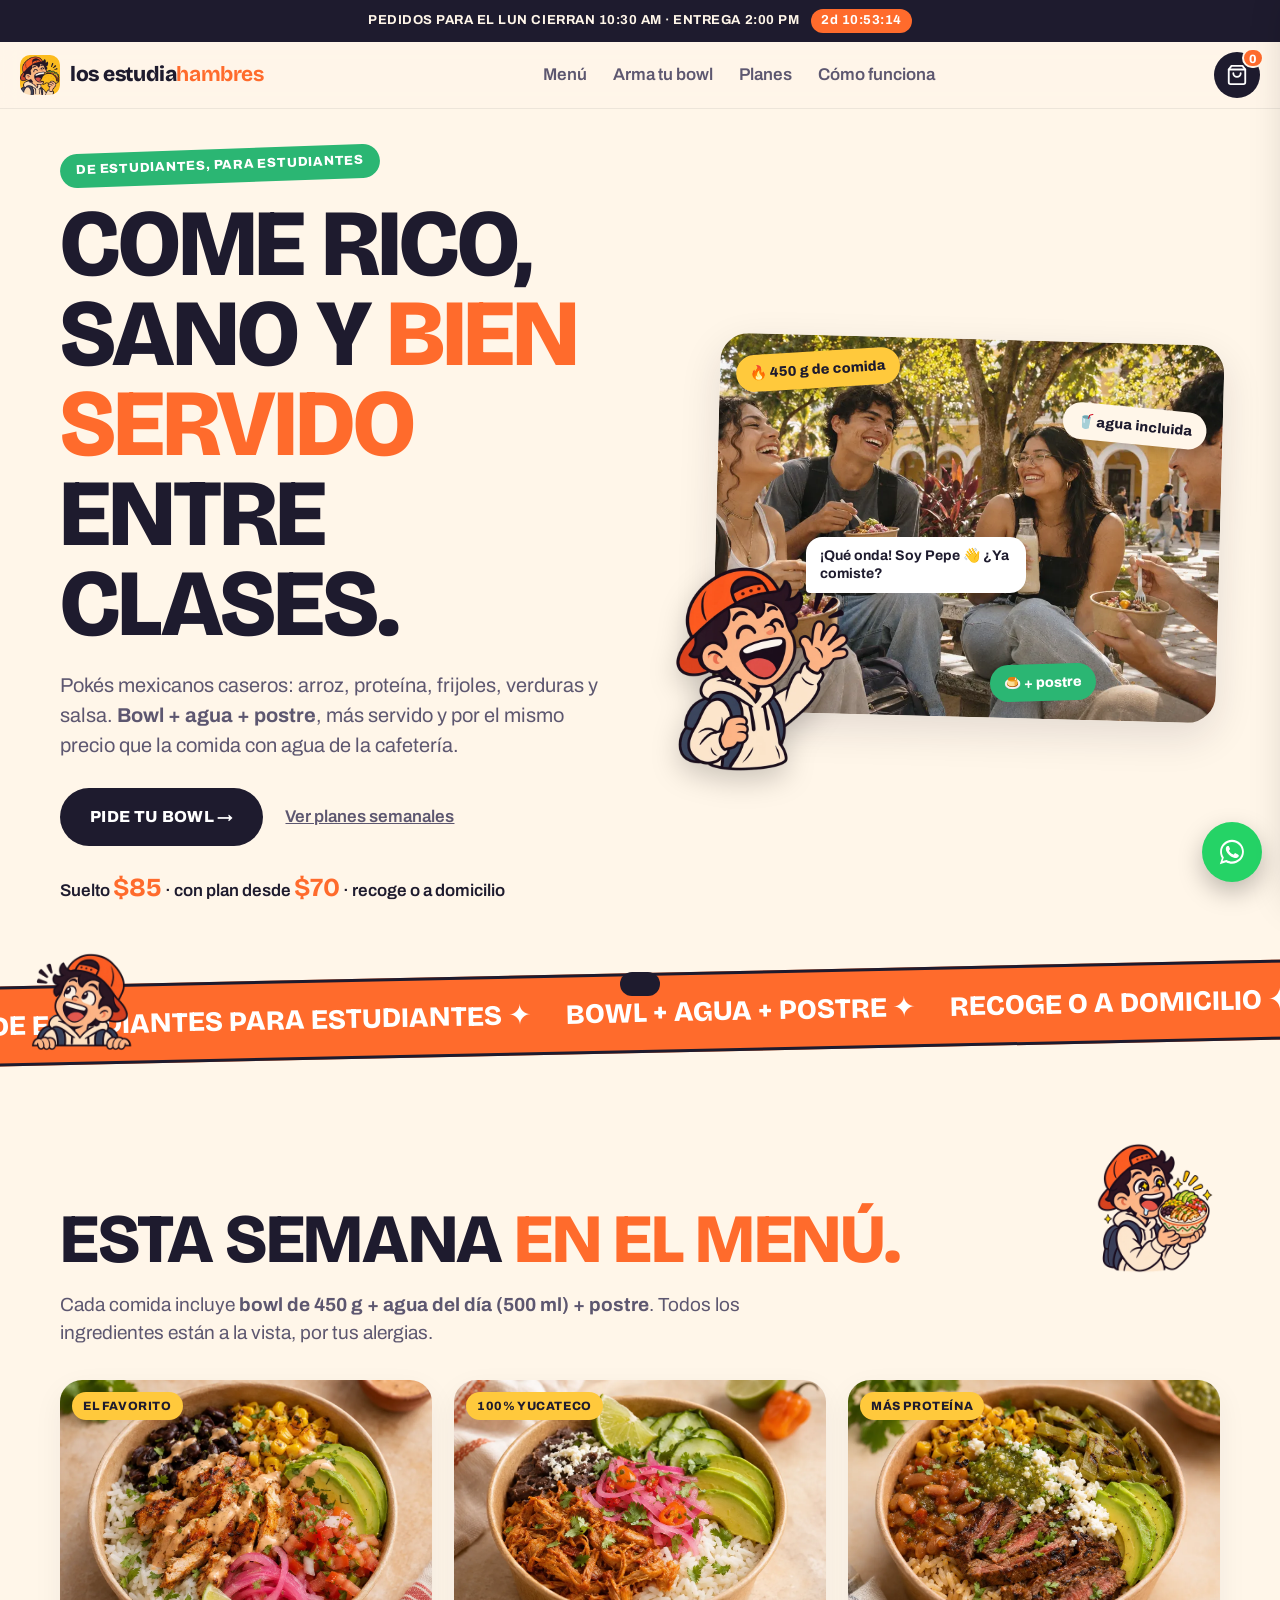
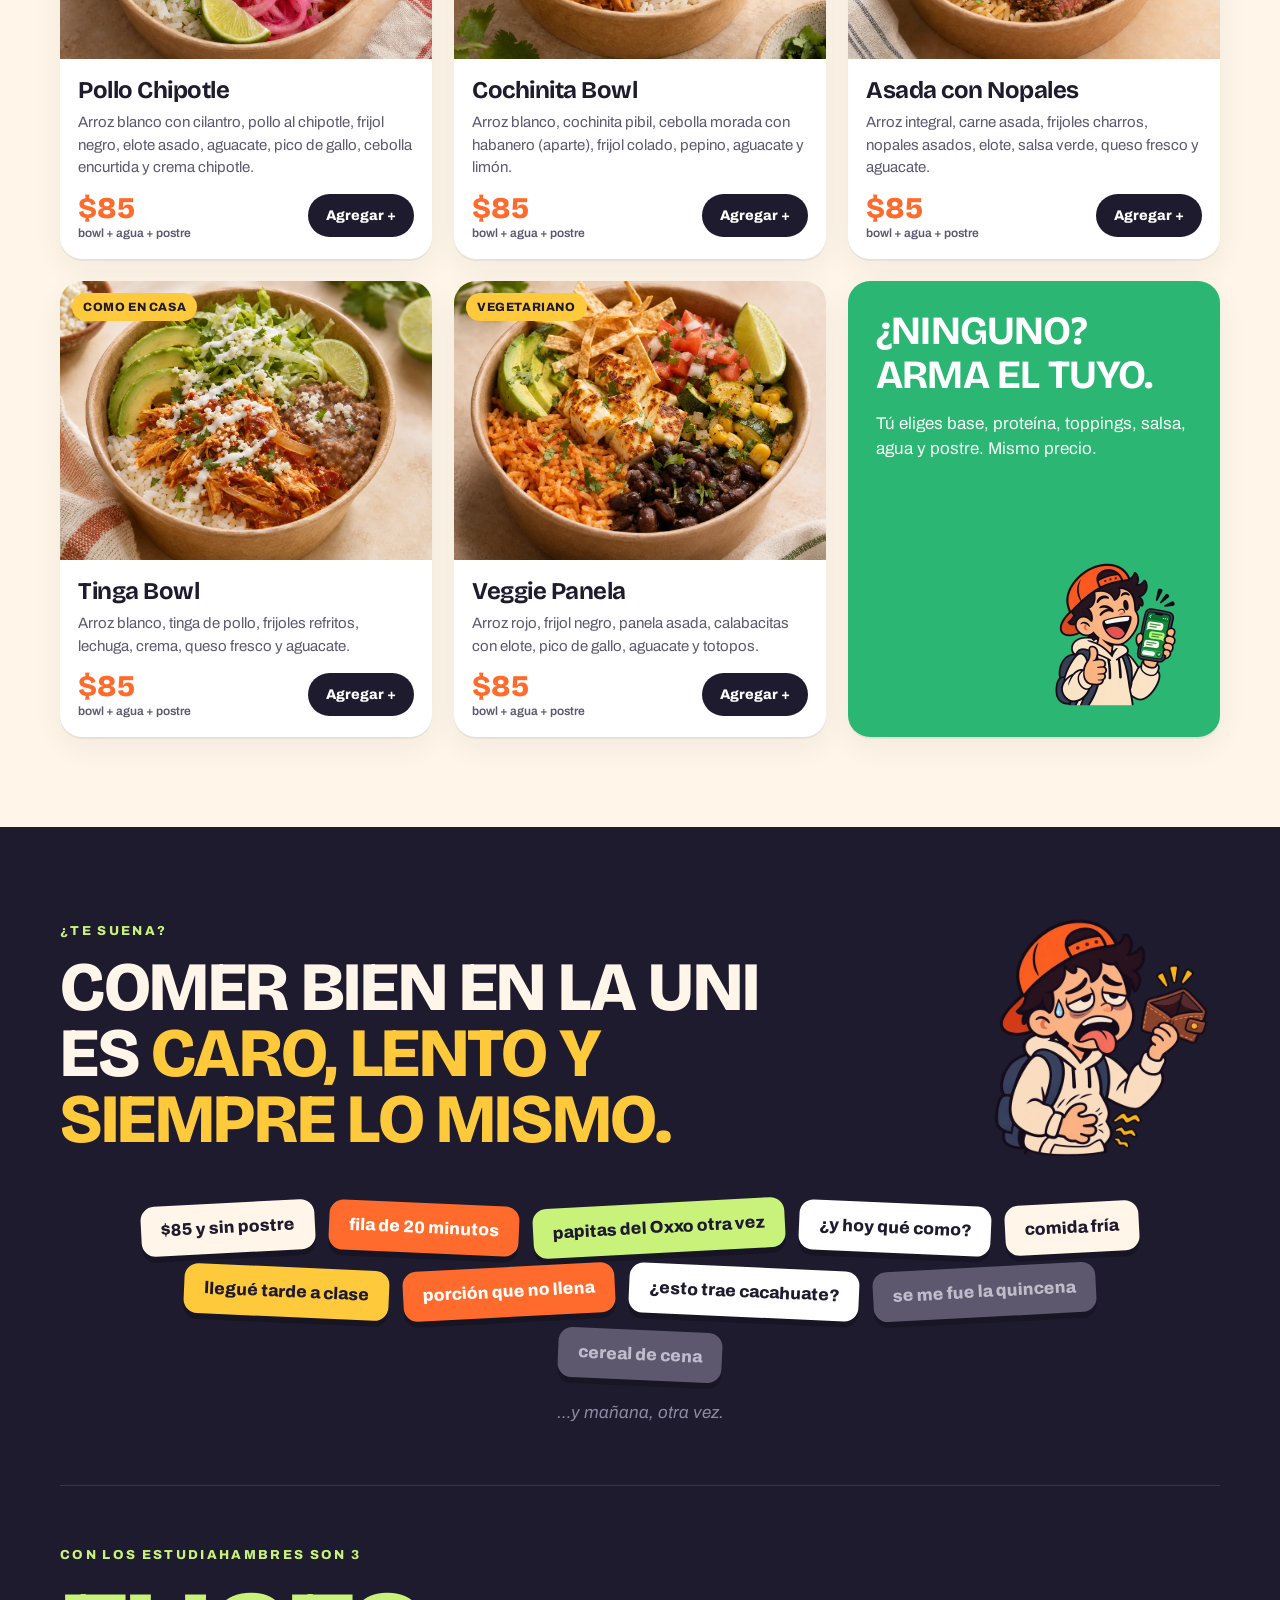
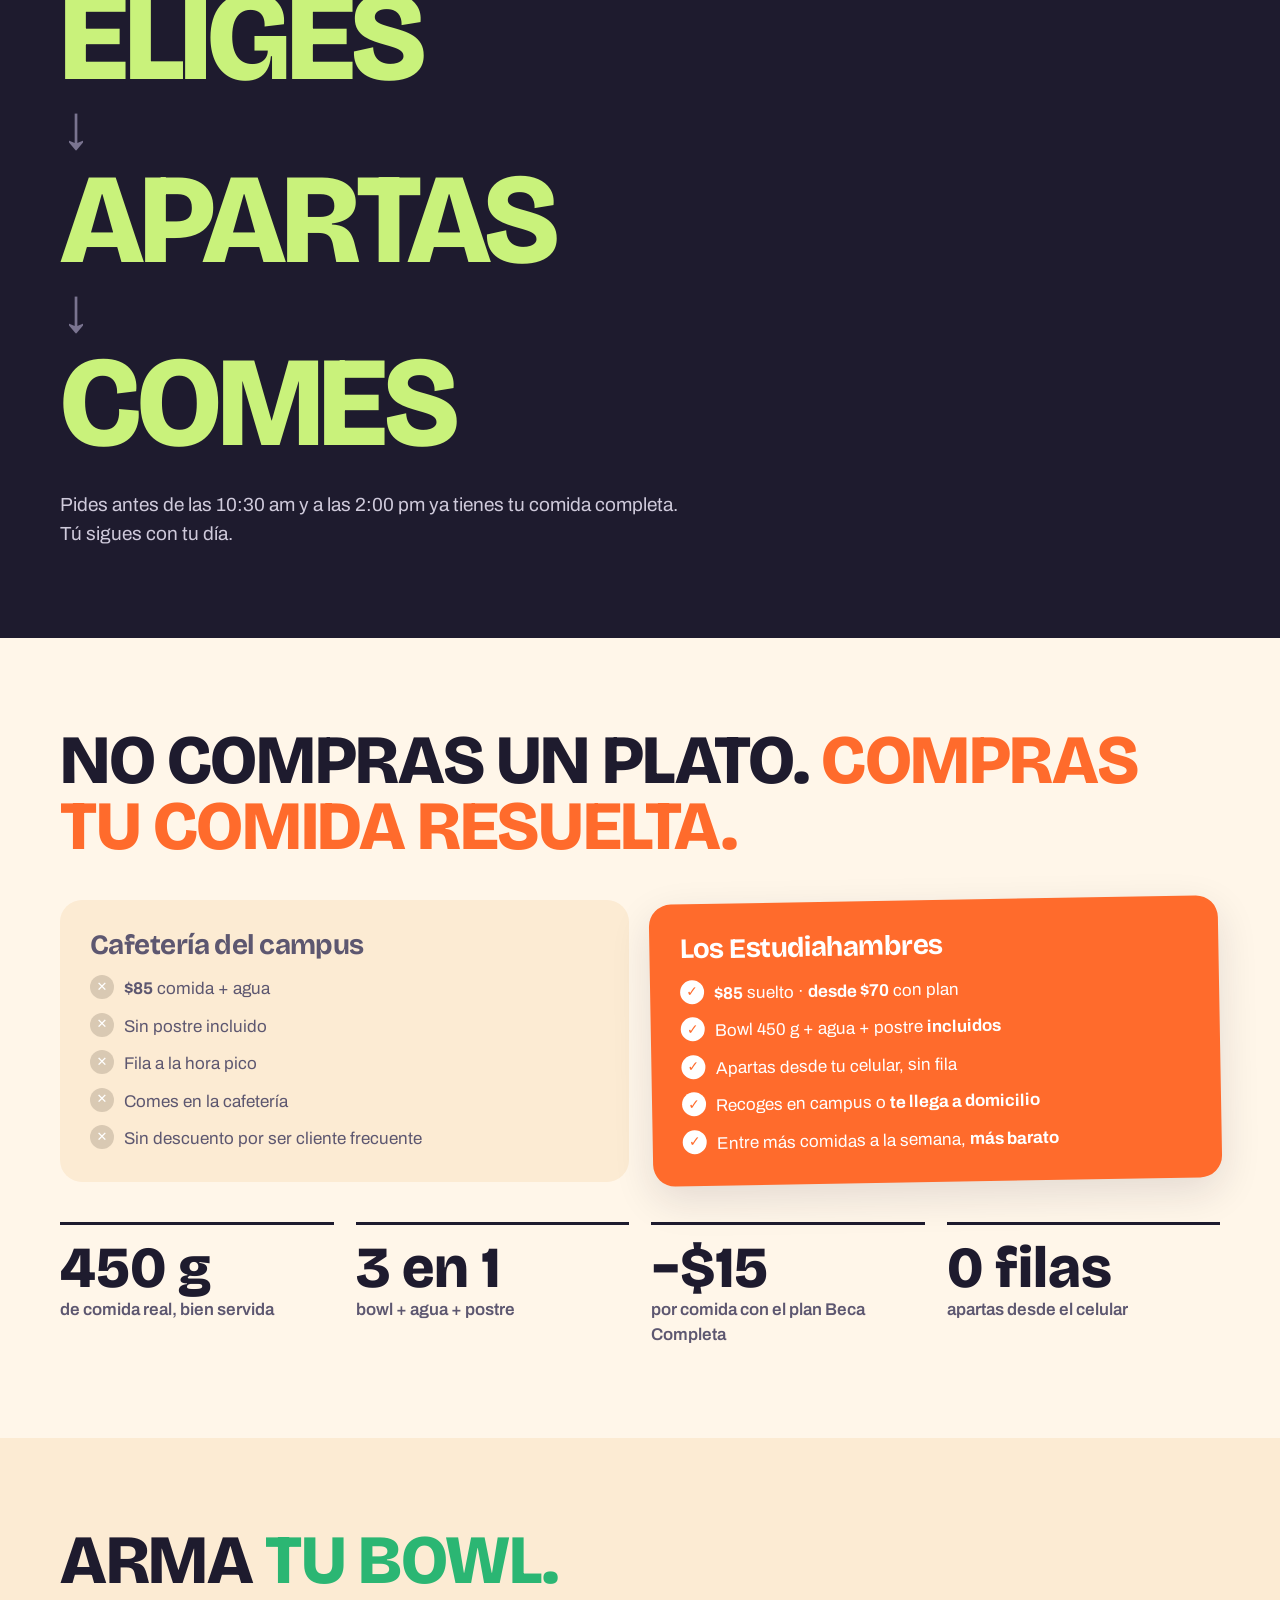
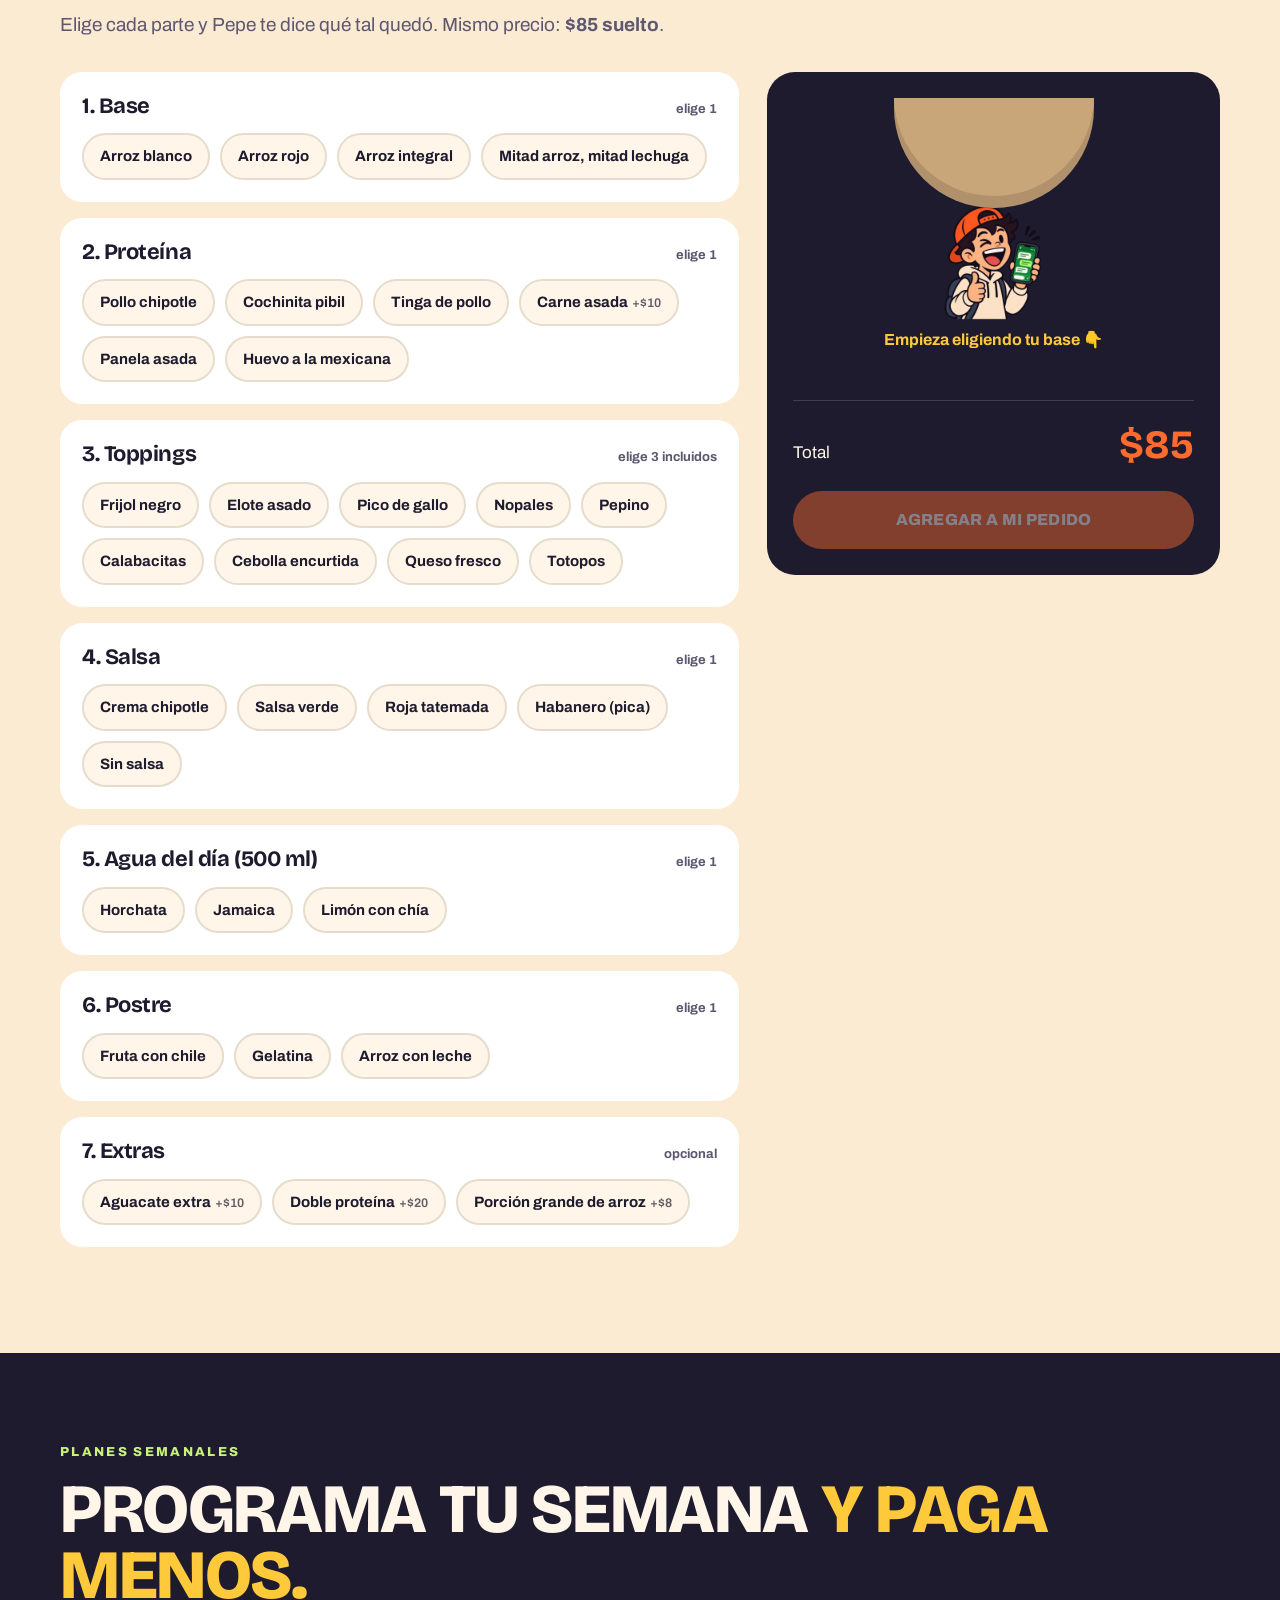
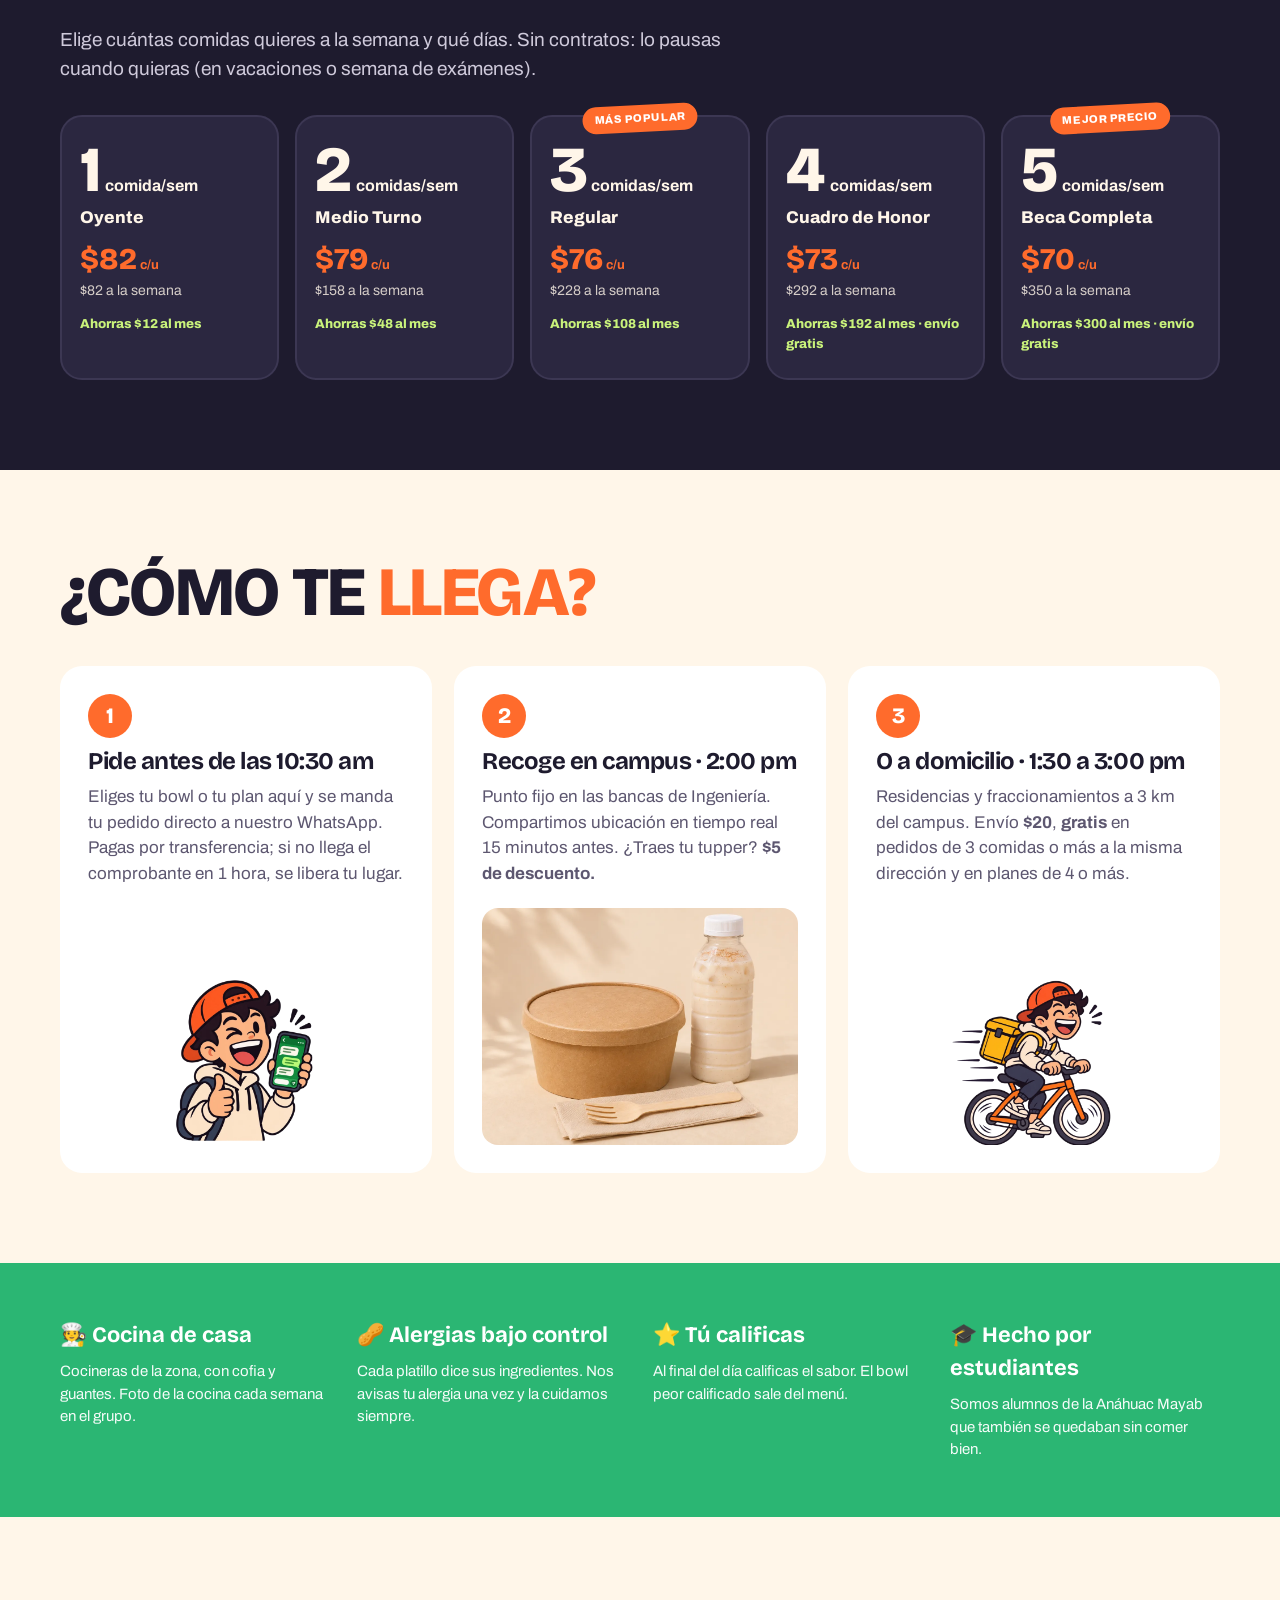
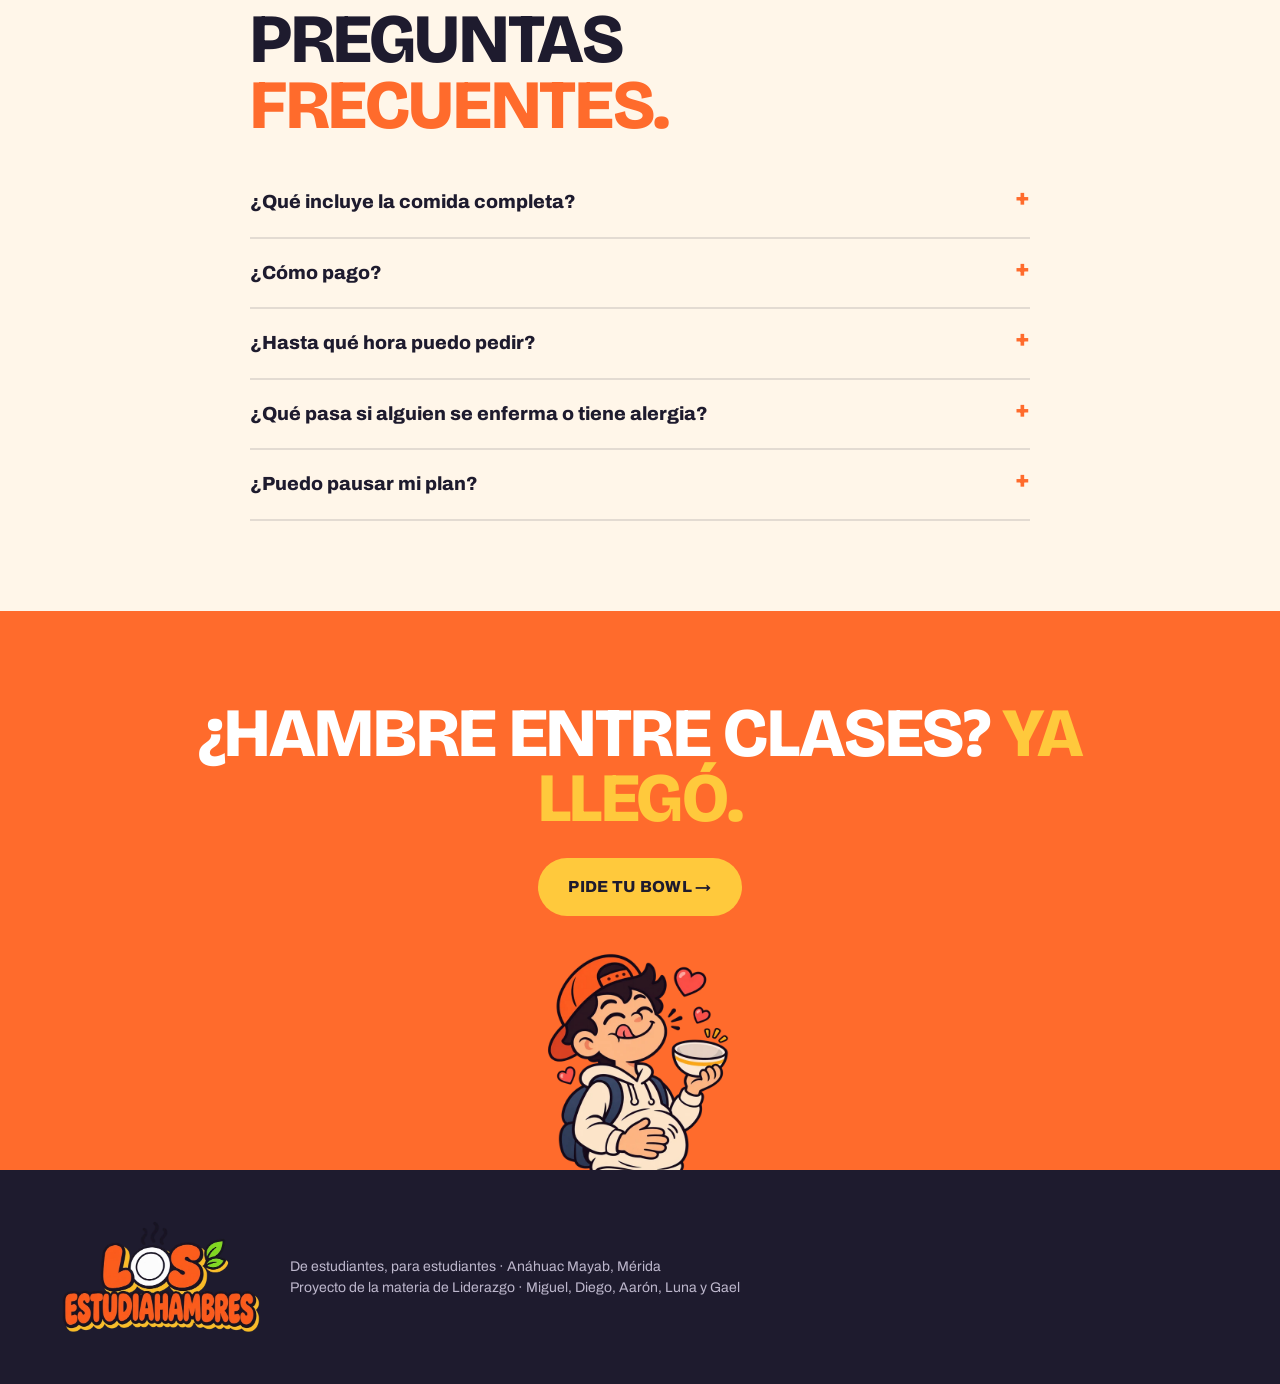
<file: site/index.html>
<!doctype html>
<html lang="es">
<head>
<meta charset="utf-8">
<meta name="viewport" content="width=device-width, initial-scale=1">
<title>Los Estudiahambres · Pokés mexicanos de estudiantes para estudiantes</title>
<meta name="description" content="Comida completa, casera y bien servida para estudiantes de la Anáhuac Mayab. Bowl + agua + postre desde $70. Recoge en campus o pide a domicilio.">
<meta name="theme-color" content="#FF6B2C">
<link rel="icon" href="img/favicon.png">
<meta property="og:title" content="Los Estudiahambres">
<meta property="og:description" content="Pokés mexicanos caseros, de estudiantes para estudiantes. Comida completa desde $70.">
<meta property="og:image" content="img/pepe-icono.webp">
<link rel="preconnect" href="https://fonts.googleapis.com">
<link rel="preconnect" href="https://fonts.gstatic.com" crossorigin>
<link href="https://fonts.googleapis.com/css2?family=Archivo:wght@400;500;600;700;800&family=Bricolage+Grotesque:opsz,wght@12..96,700;12..96,800&display=swap" rel="stylesheet">
<link rel="stylesheet" href="styles.css">
</head>
<body>

<!-- Barra de cierre -->
<div class="topbar">
  <span id="topbar-text">PEDIDOS CIERRAN 10:30 AM · ENTREGA 2:00 PM</span>
  <span class="topbar-count" id="countdown">--:--:--</span>
</div>

<header class="nav">
  <a href="#inicio" class="nav-logo" aria-label="Los Estudiahambres, inicio">
    <img src="img/pepe-icono.webp" alt="" width="40" height="40">
    <span>los estudia<b>hambres</b></span>
  </a>
  <nav class="nav-links" aria-label="Secciones">
    <a href="#menu">Menú</a>
    <a href="#arma">Arma tu bowl</a>
    <a href="#planes">Planes</a>
    <a href="#como">Cómo funciona</a>
  </nav>
  <button class="cart-btn" id="open-cart" aria-label="Ver mi pedido">
    <svg viewBox="0 0 24 24" width="22" height="22" fill="none" stroke="currentColor" stroke-width="2" stroke-linecap="round" stroke-linejoin="round"><path d="M6 2 3 6v14a2 2 0 0 0 2 2h14a2 2 0 0 0 2-2V6l-3-4z"/><path d="M3 6h18"/><path d="M16 10a4 4 0 0 1-8 0"/></svg>
    <span class="cart-count" id="cart-count">0</span>
  </button>
</header>

<main>
<!-- HERO -->
<section class="hero" id="inicio">
  <div class="wrap hero-grid">
    <div class="hero-copy">
      <span class="pill pill-green">De estudiantes, para estudiantes</span>
      <h1>COME RICO, SANO Y <span class="hl-orange">BIEN SERVIDO</span> ENTRE CLASES.</h1>
      <p class="lead">Pokés mexicanos caseros: arroz, proteína, frijoles, verduras y salsa. <b>Bowl + agua + postre</b>, más servido y por el mismo precio que la comida con agua de la cafetería.</p>
      <div class="hero-ctas">
        <a href="#menu" class="btn btn-dark">PIDE TU BOWL →</a>
        <a href="#planes" class="link-under">Ver planes semanales</a>
      </div>
      <p class="hero-price">Suelto <b class="price-big">$85</b> · con plan desde <b class="price-big">$70</b> · recoge o a domicilio</p>
    </div>
    <div class="hero-art">
      <div class="hero-photo">
        <img src="img/campus.webp" alt="Estudiantes comiendo bowls en las bancas del campus" width="1200" height="672">
        <span class="sticker s1">🔥 450 g de comida</span>
        <span class="sticker s2">🥤 agua incluida</span>
        <span class="sticker s3">🍮 + postre</span>
      </div>
      <button class="pepe pepe-hero" id="pepe-hero" aria-label="Pepe, la mascota. Tócalo">
        <img src="img/pepe-hola.webp" alt="Pepe saludando" width="600" height="600">
        <span class="bubble" id="bubble-hero">¡Qué onda! Soy Pepe 👋 ¿Ya comiste?</span>
      </button>
    </div>
  </div>
</section>

<!-- Marquesina -->
<div class="marquee" aria-hidden="true">
  <div class="marquee-track">
    <span>DE ESTUDIANTES PARA ESTUDIANTES ✦</span><span>BOWL + AGUA + POSTRE ✦</span><span>RECOGE O A DOMICILIO ✦</span><span>HECHO EN CASA ✦</span><span>SIN FILAS ✦</span>
    <span>DE ESTUDIANTES PARA ESTUDIANTES ✦</span><span>BOWL + AGUA + POSTRE ✦</span><span>RECOGE O A DOMICILIO ✦</span><span>HECHO EN CASA ✦</span><span>SIN FILAS ✦</span>
  </div>
</div>

<!-- MENU -->
<section class="section" id="menu">
  <div class="wrap">
    <div class="section-head">
      <h2>ESTA SEMANA <span class="hl-orange">EN EL MENÚ.</span></h2>
      <img class="pepe-mini" src="img/pepe-bowl.webp" alt="Pepe con un bowl" width="140" height="140">
    </div>
    <p class="sub">Cada comida incluye <b>bowl de 450 g + agua del día (500 ml) + postre</b>. Todos los ingredientes están a la vista, por tus alergias.</p>
    <div class="menu-grid" id="menu-grid"></div>
  </div>
</section>

<!-- TE SUENA -->
<section class="dark" id="problema">
  <div class="wrap">
    <div class="problem-head">
      <div>
        <p class="eyebrow">¿TE SUENA?</p>
        <h2>COMER BIEN EN LA UNI ES <span class="hl-yellow">CARO, LENTO Y SIEMPRE LO MISMO.</span></h2>
      </div>
      <img class="pepe-sad" src="img/pepe-hambre.webp" alt="Pepe con hambre y la cartera vacía" width="300" height="300">
    </div>
    <div class="chips" id="chips">
      <span class="chip c-cream">$85 y sin postre</span>
      <span class="chip c-orange">fila de 20 minutos</span>
      <span class="chip c-green">papitas del Oxxo otra vez</span>
      <span class="chip c-white">¿y hoy qué como?</span>
      <span class="chip c-cream">comida fría</span>
      <span class="chip c-yellow">llegué tarde a clase</span>
      <span class="chip c-orange">porción que no llena</span>
      <span class="chip c-white">¿esto trae cacahuate?</span>
      <span class="chip c-dim">se me fue la quincena</span>
      <span class="chip c-dim">cereal de cena</span>
    </div>
    <p class="aside">…y mañana, otra vez.</p>

    <hr class="rule">

    <p class="eyebrow">CON LOS ESTUDIAHAMBRES SON 3</p>
    <div class="steps-big">
      <p>ELIGES</p><span>↓</span>
      <p>APARTAS</p><span>↓</span>
      <p>COMES</p>
    </div>
    <p class="aside-2">Pides antes de las 10:30 am y a las 2:00 pm ya tienes tu comida completa. Tú sigues con tu día.</p>
  </div>
</section>

<!-- COMPARATIVA -->
<section class="section" id="compara">
  <div class="wrap">
    <h2>NO COMPRAS UN PLATO. <span class="hl-orange">COMPRAS TU COMIDA RESUELTA.</span></h2>
    <div class="compare">
      <div class="compare-col them">
        <h3>Cafetería del campus</h3>
        <ul>
          <li><b>$85</b> comida + agua</li>
          <li>Sin postre incluido</li>
          <li>Fila a la hora pico</li>
          <li>Comes en la cafetería</li>
          <li>Sin descuento por ser cliente frecuente</li>
        </ul>
      </div>
      <div class="compare-col us">
        <h3>Los Estudiahambres</h3>
        <ul>
          <li><b>$85</b> suelto · <b>desde $70</b> con plan</li>
          <li>Bowl 450 g + agua + postre <b>incluidos</b></li>
          <li>Apartas desde tu celular, sin fila</li>
          <li>Recoges en campus o <b>te llega a domicilio</b></li>
          <li>Entre más comidas a la semana, <b>más barato</b></li>
        </ul>
      </div>
    </div>
    <div class="stats">
      <div><b>450 g</b><span>de comida real, bien servida</span></div>
      <div><b>3 en 1</b><span>bowl + agua + postre</span></div>
      <div><b>−$15</b><span>por comida con el plan Beca Completa</span></div>
      <div><b>0 filas</b><span>apartas desde el celular</span></div>
    </div>
  </div>
</section>

<!-- ARMA TU BOWL -->
<section class="section builder-sec" id="arma">
  <div class="wrap">
    <h2>ARMA <span class="hl-green">TU BOWL.</span></h2>
    <p class="sub">Elige cada parte y Pepe te dice qué tal quedó. Mismo precio: <b>$85 suelto</b>.</p>
    <div class="builder">
      <div class="builder-steps" id="builder-steps"></div>
      <aside class="builder-summary">
        <div class="bowl-viz" id="bowl-viz" aria-hidden="true"></div>
        <img class="pepe-builder" id="pepe-builder" src="img/pepe-cel.webp" alt="Pepe" width="160" height="160">
        <p class="builder-say" id="builder-say">Empieza eligiendo tu base 👇</p>
        <ul class="builder-list" id="builder-list"></ul>
        <div class="builder-total"><span>Total</span><b id="builder-total">$85</b></div>
        <button class="btn btn-orange full" id="builder-add" disabled>AGREGAR A MI PEDIDO</button>
      </aside>
    </div>
  </div>
</section>

<!-- PLANES -->
<section class="dark" id="planes">
  <div class="wrap">
    <p class="eyebrow">PLANES SEMANALES</p>
    <h2>PROGRAMA TU SEMANA <span class="hl-yellow">Y PAGA MENOS.</span></h2>
    <p class="sub light">Elige cuántas comidas quieres a la semana y qué días. Sin contratos: lo pausas cuando quieras (en vacaciones o semana de exámenes).</p>
    <div class="plans" id="plans"></div>
    <div class="plan-config" id="plan-config" hidden>
      <h3 id="plan-config-title">Elige tus días</h3>
      <div class="days" id="days"></div>
      <p class="plan-hint" id="plan-hint"></p>
      <label class="check"><input type="checkbox" id="plan-surprise" checked> Sorpréndeme con el bowl del día (cambia cada día)</label>
      <button class="btn btn-yellow" id="plan-add" disabled>AGREGAR PLAN A MI PEDIDO</button>
    </div>
  </div>
</section>

<!-- COMO FUNCIONA / ENTREGA -->
<section class="section" id="como">
  <div class="wrap">
    <h2>¿CÓMO TE <span class="hl-orange">LLEGA?</span></h2>
    <div class="how">
      <div class="how-card">
        <span class="how-num">1</span>
        <h3>Pide antes de las 10:30 am</h3>
        <p>Eliges tu bowl o tu plan aquí y se manda tu pedido directo a nuestro WhatsApp. Pagas por transferencia; si no llega el comprobante en 1 hora, se libera tu lugar.</p>
        <img src="img/pepe-cel.webp" alt="Pepe con el celular" width="200" height="200" loading="lazy">
      </div>
      <div class="how-card">
        <span class="how-num">2</span>
        <h3>Recoge en campus · 2:00 pm</h3>
        <p>Punto fijo en las bancas de Ingeniería. Compartimos ubicación en tiempo real 15 minutos antes. ¿Traes tu tupper? <b>$5 de descuento.</b></p>
        <img src="img/combo.webp" alt="Combo: bowl, agua de horchata y cubiertos" width="200" height="150" loading="lazy" class="how-photo">
      </div>
      <div class="how-card">
        <span class="how-num">3</span>
        <h3>O a domicilio · 1:30 a 3:00 pm</h3>
        <p>Residencias y fraccionamientos a 3 km del campus. Envío <b>$20</b>, <b>gratis</b> en pedidos de 3 comidas o más a la misma dirección y en planes de 4 o más.</p>
        <img src="img/pepe-bici.webp" alt="Pepe repartiendo en bici" width="200" height="200" loading="lazy">
      </div>
    </div>
  </div>
</section>

<!-- CONFIANZA -->
<section class="trust">
  <div class="wrap trust-grid">
    <div><b>🧑‍🍳 Cocina de casa</b><p>Cocineras de la zona, con cofia y guantes. Foto de la cocina cada semana en el grupo.</p></div>
    <div><b>🥜 Alergias bajo control</b><p>Cada platillo dice sus ingredientes. Nos avisas tu alergia una vez y la cuidamos siempre.</p></div>
    <div><b>⭐ Tú calificas</b><p>Al final del día calificas el sabor. El bowl peor calificado sale del menú.</p></div>
    <div><b>🎓 Hecho por estudiantes</b><p>Somos alumnos de la Anáhuac Mayab que también se quedaban sin comer bien.</p></div>
  </div>
</section>

<!-- FAQ -->
<section class="section" id="faq">
  <div class="wrap narrow">
    <h2>PREGUNTAS <span class="hl-orange">FRECUENTES.</span></h2>
    <details><summary>¿Qué incluye la comida completa?</summary><p>Un bowl de unos 450 g (base, proteína, frijoles, dos verduras y salsa), un agua del día de 500 ml (horchata, jamaica o limón con chía) y un postre chico (fruta con chile, gelatina o arroz con leche).</p></details>
    <details><summary>¿Cómo pago?</summary><p>Por transferencia. Al enviar tu pedido te mandamos la cuenta por WhatsApp. Si en 1 hora no llega el comprobante, se libera tu porción para alguien más.</p></details>
    <details><summary>¿Hasta qué hora puedo pedir?</summary><p>De lunes a viernes, hasta las 10:30 am para el mismo día. Los planes se programan para toda la semana.</p></details>
    <details><summary>¿Qué pasa si alguien se enferma o tiene alergia?</summary><p>Todos los ingredientes están en el menú, llevamos una lista de alergias de cada cliente y no usamos mariscos ni mayonesa. Si algo sale mal, respondemos nosotros como equipo y se reembolsa la comida.</p></details>
    <details><summary>¿Puedo pausar mi plan?</summary><p>Sí. Avísanos antes del viernes y la siguiente semana no se te cobra.</p></details>
  </div>
</section>

<!-- CTA FINAL -->
<section class="final">
  <div class="wrap final-inner">
    <h2>¿HAMBRE ENTRE CLASES? <span class="hl-yellow">YA LLEGÓ.</span></h2>
    <a href="#menu" class="btn btn-yellow">PIDE TU BOWL →</a>
    <img class="pepe-full" src="img/pepe-lleno.webp" alt="Pepe lleno y feliz" width="260" height="260" loading="lazy">
  </div>
</section>
</main>

<footer class="footer">
  <div class="wrap footer-inner">
    <img src="img/logo.webp" alt="Los Estudiahambres" width="220" height="148" loading="lazy">
    <p>De estudiantes, para estudiantes · Anáhuac Mayab, Mérida<br>Proyecto de la materia de Liderazgo · Miguel, Diego, Aarón, Luna y Gael</p>
  </div>
</footer>

<!-- Pepe que se asoma -->
<button class="pepe-peek" id="pepe-peek" aria-label="Pepe se asoma. Tócalo">
  <img src="img/pepe-asoma.webp" alt="" width="150" height="150">
  <span class="bubble" id="bubble-peek">psst… ¿ya pediste? 👀</span>
</button>

<!-- WhatsApp flotante -->
<a class="wa-float" id="wa-float" href="https://wa.me/529841791457?text=Hola%20Estudiahambres%20%F0%9F%91%8B%20quiero%20info" target="_blank" rel="noopener" aria-label="Escríbenos por WhatsApp">
  <svg viewBox="0 0 32 32" width="30" height="30" fill="#fff"><path d="M16 3C9 3 3.3 8.7 3.3 15.7c0 2.5.7 4.8 1.9 6.8L3 29l6.7-2.1c1.9 1 4.1 1.6 6.3 1.6 7 0 12.7-5.7 12.7-12.7S23 3 16 3zm0 23.2c-2 0-3.9-.6-5.6-1.6l-.4-.2-4 1.2 1.3-3.8-.3-.4c-1.1-1.7-1.7-3.7-1.7-5.7C5.3 9.9 10.1 5.2 16 5.2s10.7 4.7 10.7 10.6S21.9 26.2 16 26.2zm5.9-7.9c-.3-.2-1.9-1-2.2-1.1-.3-.1-.5-.2-.7.2-.2.3-.8 1-1 1.2-.2.2-.4.2-.7.1-.3-.2-1.4-.5-2.6-1.6-1-.9-1.6-1.9-1.8-2.2-.2-.3 0-.5.1-.7l.5-.6c.2-.2.2-.4.3-.6.1-.2 0-.4 0-.6l-1-2.4c-.3-.6-.5-.5-.7-.5h-.6c-.2 0-.6.1-.9.4-.3.3-1.2 1.2-1.2 2.9s1.2 3.4 1.4 3.6c.2.2 2.4 3.7 5.9 5.1 2.9 1.1 3.5.9 4.1.9.6-.1 1.9-.8 2.2-1.5.3-.8.3-1.4.2-1.5-.1-.2-.3-.3-.6-.4z"/></svg>
</a>

<!-- Carrito -->
<div class="drawer-backdrop" id="backdrop" hidden></div>
<aside class="drawer" id="drawer" aria-label="Mi pedido" aria-hidden="true">
  <div class="drawer-head">
    <h3>Mi pedido</h3>
    <button class="icon-btn" id="close-cart" aria-label="Cerrar">✕</button>
  </div>
  <div class="drawer-body">
    <ul class="cart-list" id="cart-list"></ul>
    <div class="cart-empty" id="cart-empty">
      <img src="img/pepe-hambre.webp" alt="" width="140" height="140">
      <p>Tu pedido está vacío… Pepe tiene hambre.</p>
    </div>
    <form id="order-form" class="order-form">
      <fieldset class="seg">
        <legend>¿Cómo lo quieres?</legend>
        <label><input type="radio" name="mode" value="recoger" checked> <span>Recojo en campus · 2:00 pm</span></label>
        <label><input type="radio" name="mode" value="domicilio"> <span>A domicilio · +$20</span></label>
      </fieldset>
      <label class="field">Tu nombre<input required name="nombre" autocomplete="given-name" maxlength="80" placeholder="Ej. Pepe"></label>
      <label class="field">Tu WhatsApp<input required name="telefono" type="tel" inputmode="tel" autocomplete="tel" maxlength="20" placeholder="Ej. 999 123 4567"></label>
      <label class="field" id="addr-field" hidden>Dirección (zona Anáhuac Mayab)<input name="direccion" placeholder="Residencia, calle, número"></label>
      <label class="field">Alergias o indicaciones<input name="notas" placeholder="Ej. sin cebolla, alérgico al cacahuate"></label>
      <label class="check"><input type="checkbox" name="tupper"> Llevo mi tupper (−$5 por comida, solo para recoger)</label>
      <div class="totals">
        <div><span>Subtotal</span><span id="t-sub">$0</span></div>
        <div><span>Envío</span><span id="t-env">$0</span></div>
        <div><span>Descuento</span><span id="t-desc">$0</span></div>
        <div class="grand"><span>Total</span><span id="t-total">$0</span></div>
      </div>
      <button class="btn btn-green full" id="send-order" type="submit" disabled>ENVIAR PEDIDO POR WHATSAPP</button>
      <p class="tiny">Se abre WhatsApp con tu pedido listo. Te respondemos con los datos para la transferencia.</p>
    </form>
  </div>
</aside>

<!-- Confirmación -->
<div class="modal" id="modal" hidden>
  <div class="modal-card">
    <img src="img/pepe-lleno.webp" alt="Pepe feliz" width="200" height="200">
    <h3>¡PEDIDO ENVIADO!</h3>
    <p>Termina de mandarlo en WhatsApp y comparte tu comprobante. Pepe ya está saboreando por ti.</p>
    <button class="btn btn-dark" id="modal-close">VOLVER</button>
  </div>
</div>

<div class="toast" id="toast" role="status" aria-live="polite"></div>

<script src="config.js"></script>
<script src="app.js"></script>
</body>
</html>
</file>
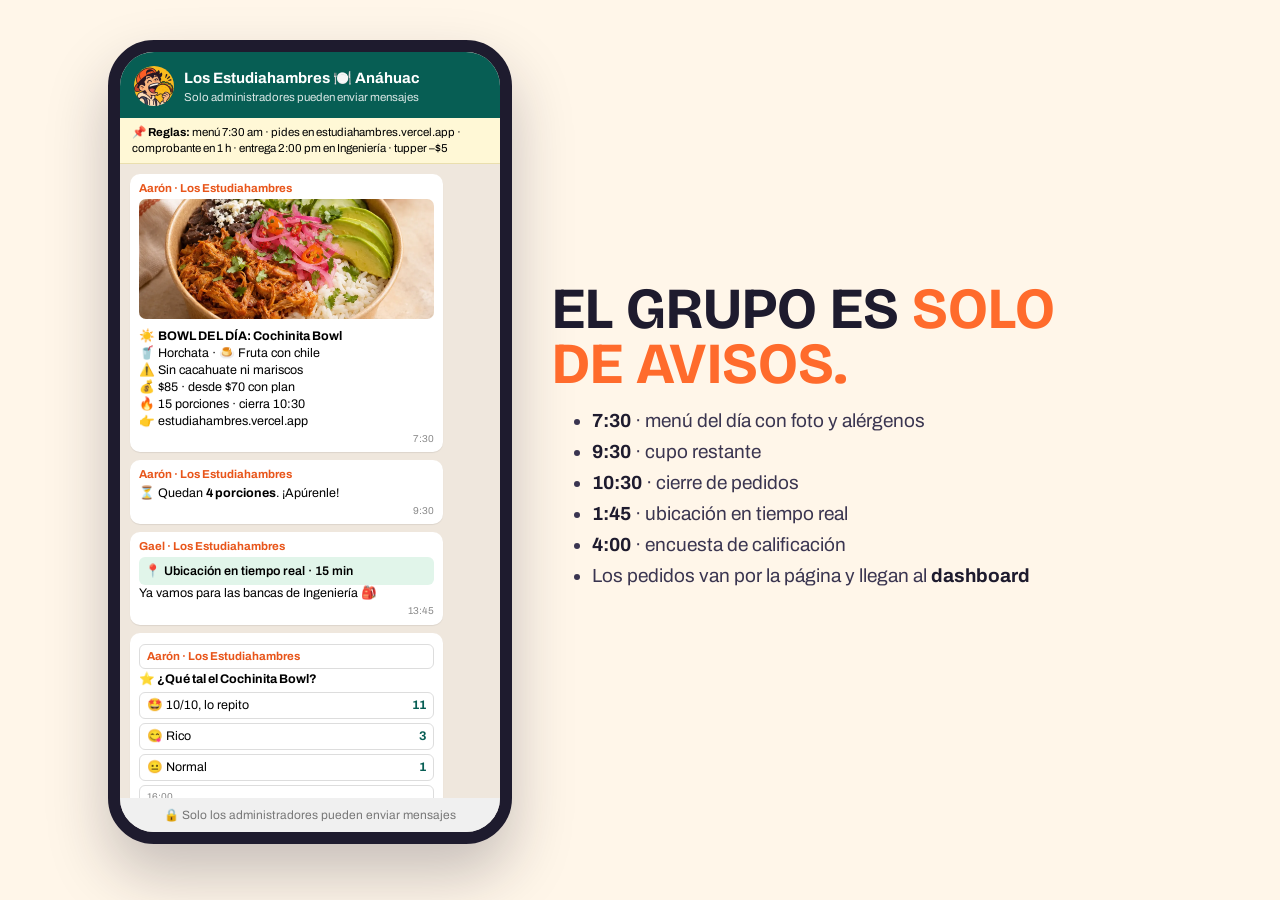
<file: whatsapp/mockup.html>
<!doctype html><html><head><meta charset="utf-8">
<link href="https://fonts.googleapis.com/css2?family=Archivo:wght@400;600;700;800&family=Bricolage+Grotesque:opsz,wght@12..96,800&display=swap" rel="stylesheet">
<style>
body{margin:0;background:#FFF6E9;font-family:Archivo,sans-serif;display:flex;gap:40px;justify-content:center;align-items:center;padding:40px;width:1100px}
.phone{width:380px;height:780px;border:12px solid #1E1B2E;border-radius:46px;overflow:hidden;background:#EFE7DD;display:flex;flex-direction:column;box-shadow:0 30px 60px rgba(30,27,46,.25)}
.hd{background:#075E54;color:#fff;display:flex;gap:10px;align-items:center;padding:14px 14px 12px}
.hd img{width:40px;height:40px;border-radius:50%}
.hd b{display:block;font-size:15px}.hd small{font-size:11.5px;opacity:.85}
.pin{background:#FFF8D6;font-size:11.5px;padding:7px 12px;border-bottom:1px solid #eadfae;line-height:1.35}
.chat{flex:1;padding:10px;display:flex;flex-direction:column;gap:8px;overflow:hidden}
.m{background:#fff;border-radius:10px;padding:7px 9px;max-width:82%;font-size:12.5px;line-height:1.35;box-shadow:0 1px 1px rgba(0,0,0,.08)}
.m .who{color:#E8551A;font-weight:700;font-size:11.5px;margin-bottom:2px}
.m img{width:100%;height:120px;object-fit:cover;border-radius:7px;margin-bottom:5px}
.t{text-align:right;font-size:10px;color:#8a8a8a;margin-top:2px}
.poll div{border:1px solid #ddd;border-radius:6px;padding:4px 7px;margin-top:4px;display:flex;justify-content:space-between}
.poll i{font-style:normal;color:#075E54;font-weight:700}
.loc{background:#E1F5EA;border-radius:6px;padding:6px;font-weight:600}
.ft{background:#F0F0F0;padding:10px;font-size:12px;color:#777;text-align:center}
.side{width:520px}
.side h1{font-family:'Bricolage Grotesque';font-size:58px;line-height:.95;margin:0 0 18px;color:#1E1B2E}
.side h1 span{color:#FF6B2C}
.side li{font-size:19px;margin:10px 0;color:#3a3550}
.side li b{color:#1E1B2E}
</style></head><body>
<div class="phone">
 <div class="hd"><img src="foto-grupo.jpg"><div><b>Los Estudiahambres 🍽️ Anáhuac</b><small>Solo administradores pueden enviar mensajes</small></div></div>
 <div class="pin">📌 <b>Reglas:</b> menú 7:30 am · pides en estudiahambres.vercel.app · comprobante en 1 h · entrega 2:00 pm en Ingeniería · tupper –$5</div>
 <div class="chat">
  <div class="m"><div class="who">Aarón · Los Estudiahambres</div><img src="../site/img/bowl-cochinita.webp">☀️ <b>BOWL DEL DÍA: Cochinita Bowl</b><br>🥤 Horchata · 🍮 Fruta con chile<br>⚠️ Sin cacahuate ni mariscos<br>💰 $85 · desde $70 con plan<br>🔥 15 porciones · cierra 10:30<br>👉 estudiahambres.vercel.app<div class="t">7:30</div></div>
  <div class="m"><div class="who">Aarón · Los Estudiahambres</div>⏳ Quedan <b>4 porciones</b>. ¡Apúrenle!<div class="t">9:30</div></div>
  <div class="m"><div class="who">Gael · Los Estudiahambres</div><div class="loc">📍 Ubicación en tiempo real · 15 min</div>Ya vamos para las bancas de Ingeniería 🎒<div class="t">13:45</div></div>
  <div class="m poll"><div class="who">Aarón · Los Estudiahambres</div><b>⭐ ¿Qué tal el Cochinita Bowl?</b><div>🤩 10/10, lo repito <i>11</i></div><div>😋 Rico <i>3</i></div><div>😐 Normal <i>1</i></div><div class="t">16:00</div></div>
 </div>
 <div class="ft">🔒 Solo los administradores pueden enviar mensajes</div>
</div>
<div class="side"><h1>EL GRUPO ES <span>SOLO DE AVISOS.</span></h1><ul>
<li><b>7:30</b> · menú del día con foto y alérgenos</li>
<li><b>9:30</b> · cupo restante</li>
<li><b>10:30</b> · cierre de pedidos</li>
<li><b>1:45</b> · ubicación en tiempo real</li>
<li><b>4:00</b> · encuesta de calificación</li>
<li>Los pedidos van por la página y llegan al <b>dashboard</b></li></ul></div>
</body></html>
</file>
<file: site/styles.css>
:root{
  --cream:#FFF6E9;
  --cream-2:#FCEBD3;
  --ink:#1E1B2E;
  --ink-2:#2B2740;
  --muted:#5D5770;
  --orange:#FF6B2C;
  --orange-dk:#E8551A;
  --yellow:#FFC93C;
  --green:#2BB673;
  --green-lt:#C9F27B;
  --white:#fff;
  --radius:22px;
  --shadow:0 14px 40px rgba(30,27,46,.12);
  --display:"Bricolage Grotesque",ui-sans-serif,system-ui,sans-serif;
  --body:"Archivo",ui-sans-serif,system-ui,sans-serif;
}
*{box-sizing:border-box}
html{scroll-behavior:smooth;scroll-padding-top:110px}
body{margin:0;background:var(--cream);color:var(--ink);font-family:var(--body);font-size:17px;line-height:1.5;-webkit-font-smoothing:antialiased;overflow-x:hidden}
img{max-width:100%;height:auto;display:block}
a{color:inherit}
button{font:inherit;cursor:pointer}
.wrap{max-width:1200px;margin:0 auto;padding:0 20px}
.narrow{max-width:820px}
h1,h2,h3{font-family:var(--display);line-height:.95;letter-spacing:-.02em;margin:0}
h1{font-size:clamp(44px,7.4vw,104px);font-weight:800}
h2{font-size:clamp(34px,5.4vw,72px);font-weight:800}
h3{font-size:24px;line-height:1.1}
.hl-orange{color:var(--orange)}
.hl-yellow{color:var(--yellow)}
.hl-green{color:var(--green)}
.sub{font-size:19px;color:var(--muted);max-width:720px;margin:18px 0 32px}
.sub.light{color:#CFCADB}
.eyebrow{font-weight:800;letter-spacing:.18em;font-size:13px;color:var(--green-lt);margin:0 0 14px}

/* Top bar */
.topbar{background:var(--ink);color:var(--cream);font-weight:700;font-size:13px;letter-spacing:.04em;display:flex;gap:12px;justify-content:center;align-items:center;padding:9px 16px;text-align:center;flex-wrap:wrap}
.topbar-count{background:var(--orange);color:#fff;border-radius:999px;padding:2px 10px;font-variant-numeric:tabular-nums}

/* Nav */
.nav{position:sticky;top:0;z-index:40;background:rgba(255,246,233,.9);backdrop-filter:blur(10px);-webkit-backdrop-filter:blur(10px);border-bottom:1px solid rgba(30,27,46,.08);display:flex;align-items:center;justify-content:space-between;padding:10px 20px;gap:16px}
.nav-logo{display:flex;align-items:center;gap:10px;text-decoration:none;font-family:var(--display);font-size:21px;font-weight:800;letter-spacing:-.02em}
.nav-logo img{border-radius:10px;width:40px;height:40px;object-fit:cover}
.nav-logo b{color:var(--orange)}
.nav-links{display:flex;gap:26px}
.nav-links a{text-decoration:none;font-weight:600;color:var(--muted)}
.nav-links a:hover{color:var(--ink)}
.cart-btn{position:relative;background:var(--ink);color:#fff;border:0;border-radius:50%;width:46px;height:46px;display:grid;place-items:center;transition:transform .2s}
.cart-btn.bump{animation:bump .4s}
.cart-count{position:absolute;top:-4px;right:-4px;background:var(--orange);color:#fff;font-size:12px;font-weight:800;min-width:20px;height:20px;border-radius:999px;display:grid;place-items:center;padding:0 5px;border:2px solid var(--cream)}
@keyframes bump{40%{transform:scale(1.2) rotate(-8deg)}}

/* Buttons */
.btn{display:inline-flex;align-items:center;justify-content:center;gap:8px;border:0;border-radius:999px;padding:17px 30px;font-weight:800;font-size:16px;letter-spacing:.02em;text-decoration:none;transition:transform .15s,box-shadow .15s,background .15s}
.btn:hover{transform:translateY(-2px)}
.btn:active{transform:translateY(0)}
.btn:disabled{opacity:.45;cursor:not-allowed;transform:none}
.btn-dark{background:var(--ink);color:#fff}
.btn-orange{background:var(--orange);color:#fff}
.btn-orange:hover{background:var(--orange-dk)}
.btn-yellow{background:var(--yellow);color:var(--ink)}
.btn-green{background:var(--green);color:#fff}
.full{width:100%}
.link-under{font-weight:600;color:var(--muted)}
.pill{display:inline-block;border-radius:999px;padding:7px 16px;font-weight:800;font-size:13px;letter-spacing:.06em;text-transform:uppercase}
.pill-green{background:var(--green);color:#fff;transform:rotate(-2deg)}

/* Hero */
.hero{padding:40px 0 56px}
.hero-grid{display:grid;grid-template-columns:1.1fr .9fr;gap:40px;align-items:center}
.hero-copy h1{margin:18px 0 20px}
.lead{font-size:20px;color:var(--muted);max-width:560px;margin:0 0 28px}
.hero-ctas{display:flex;align-items:center;gap:22px;flex-wrap:wrap}
.hero-price{margin:22px 0 0;font-weight:600}
.price-big{color:var(--orange);font-family:var(--display);font-size:26px}
.hero-art{position:relative}
.hero-photo{position:relative;border-radius:28px;overflow:hidden;box-shadow:var(--shadow);transform:rotate(1.5deg)}
.hero-photo img{width:100%;aspect-ratio:4/3;object-fit:cover}
.sticker{position:absolute;background:var(--cream);color:var(--ink);font-weight:800;font-size:14px;padding:8px 14px;border-radius:999px;box-shadow:0 6px 16px rgba(0,0,0,.18)}
.s1{top:16px;left:16px;transform:rotate(-5deg);background:var(--yellow)}
.s2{top:64px;right:16px;transform:rotate(4deg)}
.s3{bottom:18px;right:120px;transform:rotate(-3deg);background:var(--green);color:#fff}
.pepe{background:none;border:0;padding:0}
.pepe-hero{position:absolute;left:-60px;bottom:-56px;width:210px}
.pepe-hero img{animation:float 3.2s ease-in-out infinite;filter:drop-shadow(0 10px 14px rgba(0,0,0,.2))}
.bubble{position:absolute;background:#fff;color:var(--ink);font-weight:700;font-size:14px;line-height:1.3;padding:10px 14px;border-radius:16px;box-shadow:0 8px 20px rgba(0,0,0,.15);width:max-content;max-width:220px;text-align:left}
.pepe-hero .bubble{top:-26px;left:150px;border-bottom-left-radius:4px}
@keyframes float{50%{transform:translateY(-10px) rotate(-2deg)}}
.pepe.wiggle img{animation:wiggle .5s}
@keyframes wiggle{25%{transform:rotate(-8deg) scale(1.05)}75%{transform:rotate(8deg) scale(1.05)}}

/* Marquee */
.marquee{background:var(--orange);color:#fff;overflow:hidden;padding:16px 0;transform:rotate(-1.2deg);margin:10px -10px 0;border-top:3px solid var(--ink);border-bottom:3px solid var(--ink)}
.marquee-track{display:flex;gap:34px;width:max-content;animation:marq 26s linear infinite;font-family:var(--display);font-weight:800;font-size:28px;white-space:nowrap}
@keyframes marq{to{transform:translateX(-50%)}}

/* Sections */
.section{padding:90px 0}
.section-head{display:flex;align-items:flex-end;justify-content:space-between;gap:20px}
.pepe-mini{width:130px;flex:none;animation:float 3.4s ease-in-out infinite}

/* Menu */
.menu-grid{display:grid;grid-template-columns:repeat(3,1fr);gap:22px}
.dish{background:#fff;border-radius:var(--radius);overflow:hidden;box-shadow:0 2px 0 rgba(30,27,46,.06),0 10px 30px rgba(30,27,46,.06);display:flex;flex-direction:column;transition:transform .2s}
.dish:hover{transform:translateY(-4px) rotate(-.4deg)}
.dish-img{position:relative}
.dish-img img{width:100%;aspect-ratio:4/3;object-fit:cover}
.dish-tag{position:absolute;top:12px;left:12px;background:var(--yellow);font-weight:800;font-size:12px;padding:5px 11px;border-radius:999px;text-transform:uppercase;letter-spacing:.05em}
.dish-body{padding:18px 18px 20px;display:flex;flex-direction:column;gap:8px;flex:1}
.dish-body h3{font-size:24px}
.dish-ing{color:var(--muted);font-size:15px;margin:0;flex:1}
.dish-foot{display:flex;align-items:center;justify-content:space-between;gap:10px;margin-top:6px}
.dish-price{font-family:var(--display);font-size:30px;font-weight:800;color:var(--orange);line-height:1}
.dish-price small{display:block;font-family:var(--body);font-size:12px;color:var(--muted);font-weight:600;margin-top:4px}
.add-btn{background:var(--ink);color:#fff;border:0;border-radius:999px;padding:11px 18px;font-weight:800;font-size:14px}
.add-btn:hover{background:var(--orange)}
.dish-custom{background:var(--green);color:#fff;justify-content:center;align-items:flex-start;padding:28px;gap:14px;text-decoration:none}
.dish-custom h3{font-size:40px}
.dish-custom p{margin:0;font-size:17px;opacity:.95}
.dish-custom img{width:150px;align-self:flex-end;margin-top:auto}

/* Dark */
.dark{background:var(--ink);color:var(--cream);padding:90px 0}
.problem-head{display:flex;justify-content:space-between;align-items:center;gap:30px}
.problem-head h2{max-width:780px}
.pepe-sad{width:240px;flex:none}
.chips{display:flex;flex-wrap:wrap;gap:14px;justify-content:center;margin:46px auto 18px;max-width:1000px}
.chip{font-weight:800;padding:12px 20px;border-radius:14px;font-size:17px;box-shadow:0 6px 0 rgba(0,0,0,.25);transition:transform .2s}
.chip:nth-child(odd){transform:rotate(-3deg)}
.chip:nth-child(even){transform:rotate(2.5deg)}
.chip:hover{transform:rotate(0) scale(1.08)}
.c-cream{background:var(--cream);color:var(--ink)}
.c-orange{background:var(--orange);color:#fff}
.c-green{background:var(--green-lt);color:var(--ink)}
.c-white{background:#fff;color:var(--ink)}
.c-yellow{background:var(--yellow);color:var(--ink)}
.c-dim{background:#6E6880;color:#E9E5F2;opacity:.8}
.aside{text-align:center;font-style:italic;color:#8F89A3;margin:20px 0 0}
.rule{border:0;border-top:1px solid rgba(255,255,255,.12);margin:60px 0}
.steps-big p{font-family:var(--display);font-weight:800;font-size:clamp(56px,10vw,140px);line-height:.9;color:var(--green-lt);margin:0;letter-spacing:-.03em}
.steps-big span{display:block;font-size:40px;color:#7A7490;margin:4px 0 4px 6px}
.aside-2{font-size:19px;color:#CFCADB;max-width:620px;margin:30px 0 0}

/* Compare */
.compare{display:grid;grid-template-columns:1fr 1fr;gap:22px;margin:40px 0}
.compare-col{border-radius:var(--radius);padding:30px}
.compare-col h3{margin-bottom:16px;font-size:28px}
.compare-col ul{margin:0;padding:0;list-style:none;display:grid;gap:12px}
.compare-col li{padding-left:34px;position:relative;font-size:17px}
.them{background:var(--cream-2);color:var(--muted)}
.them li::before{content:"✕";position:absolute;left:0;top:-1px;width:24px;height:24px;border-radius:50%;background:#D9C9B3;color:#fff;display:grid;place-items:center;font-size:13px;font-weight:800}
.us{background:var(--orange);color:#fff;transform:rotate(-1deg);box-shadow:var(--shadow)}
.us li::before{content:"✓";position:absolute;left:0;top:-1px;width:24px;height:24px;border-radius:50%;background:#fff;color:var(--orange);display:grid;place-items:center;font-size:14px;font-weight:800}
.stats{display:grid;grid-template-columns:repeat(4,1fr);gap:22px}
.stats div{border-top:3px solid var(--ink);padding-top:14px}
.stats b{display:block;font-family:var(--display);font-size:clamp(38px,4.6vw,58px);font-weight:800;line-height:1;color:var(--ink)}
.stats span{color:var(--muted);font-weight:600}

/* Builder */
.builder-sec{background:var(--cream-2)}
.builder{display:grid;grid-template-columns:1.5fr 1fr;gap:28px;align-items:start}
.step{background:#fff;border-radius:var(--radius);padding:22px;margin-bottom:16px}
.step-head{display:flex;justify-content:space-between;align-items:baseline;gap:10px;margin-bottom:14px}
.step-head h3{font-size:22px}
.step-head span{font-size:13px;font-weight:700;color:var(--muted)}
.opts{display:flex;flex-wrap:wrap;gap:10px}
.opt{border:2px solid #E6DCCB;background:var(--cream);border-radius:999px;padding:10px 16px;font-weight:700;font-size:15px;color:var(--ink);transition:all .15s}
.opt:hover{border-color:var(--ink)}
.opt[aria-pressed="true"]{background:var(--ink);color:#fff;border-color:var(--ink)}
.opt small{font-weight:600;opacity:.7;margin-left:4px}
.builder-summary{position:sticky;top:110px;background:var(--ink);color:var(--cream);border-radius:28px;padding:26px;text-align:center}
.bowl-viz{width:200px;height:110px;margin:0 auto 0;border-radius:0 0 110px 110px;background:#C9A57A;position:relative;overflow:hidden;box-shadow:inset 0 -12px 0 rgba(0,0,0,.12)}
.bowl-viz i{position:absolute;border-radius:50%;transition:all .35s cubic-bezier(.3,1.6,.6,1)}
.pepe-builder{width:120px;margin:-6px auto 0;transition:transform .3s}
.pepe-builder.pop{animation:wiggle .5s}
.builder-say{font-weight:700;font-size:16px;min-height:48px;margin:6px 0 10px;color:var(--yellow)}
.builder-list{list-style:none;padding:0;margin:0 0 14px;text-align:left;font-size:15px;color:#D9D4E5;display:grid;gap:4px}
.builder-list b{color:#fff}
.builder-total{display:flex;justify-content:space-between;align-items:baseline;border-top:1px solid rgba(255,255,255,.15);padding-top:14px;margin-bottom:16px}
.builder-total b{font-family:var(--display);font-size:40px;color:var(--orange)}

/* Plans */
.plans{display:grid;grid-template-columns:repeat(5,1fr);gap:16px;margin-top:10px}
.plan{min-width:0;position:relative;background:var(--ink-2);border:2px solid #3C3753;border-radius:var(--radius);padding:24px 18px;color:var(--cream);text-align:left;display:flex;flex-direction:column;gap:6px;transition:all .2s}
.plan:hover{border-color:var(--yellow);transform:translateY(-4px)}
.plan[aria-pressed="true"]{background:var(--yellow);color:var(--ink);border-color:var(--yellow)}
.plan-badge{position:absolute;top:-12px;left:50%;transform:translateX(-50%) rotate(-3deg);background:var(--orange);color:#fff;font-size:11px;font-weight:800;padding:5px 12px;border-radius:999px;white-space:nowrap;letter-spacing:.05em}
.plan-n{font-family:var(--display);font-size:64px;font-weight:800;line-height:.9}
.plan-n small{font-size:16px;font-family:var(--body);font-weight:700;margin-left:4px}
.plan-name{font-weight:800;font-size:17px}
.plan-price{font-family:var(--display);font-size:30px;font-weight:800;color:var(--orange);line-height:1;margin-top:8px}
.plan[aria-pressed="true"] .plan-price{color:var(--ink)}
.plan-price small{font-family:var(--body);font-size:13px;font-weight:700}
.plan-week{font-size:14px;opacity:.8}
.plan-save{margin-top:8px;font-size:13px;font-weight:800;color:var(--green-lt)}
.plan[aria-pressed="true"] .plan-save{color:#14804c}
.plan-config{margin-top:28px;background:var(--ink-2);border-radius:var(--radius);padding:26px;border:2px dashed #4A4463}
.plan-config h3{margin-bottom:14px}
.days{display:flex;gap:10px;flex-wrap:wrap}
.day{width:64px;height:64px;border-radius:18px;border:2px solid #4A4463;background:transparent;color:var(--cream);font-weight:800;font-size:16px}
.day[aria-pressed="true"]{background:var(--green);border-color:var(--green);color:#fff}
.plan-hint{color:#CFCADB;margin:14px 0}
.check{display:flex;gap:10px;align-items:center;font-weight:600;margin:0 0 18px;font-size:15px}
.check input{width:20px;height:20px;accent-color:var(--green)}

/* How */
.how{display:grid;grid-template-columns:repeat(3,1fr);gap:22px;margin-top:40px}
.how-card{background:#fff;border-radius:var(--radius);padding:28px;position:relative;display:flex;flex-direction:column;gap:10px}
.how-card p{color:var(--muted);margin:0;flex:1}
.how-card img{width:170px;align-self:center;margin-top:12px}
.how-card .how-photo{width:100%;border-radius:16px;aspect-ratio:4/3;object-fit:cover}
.how-num{width:44px;height:44px;border-radius:50%;background:var(--orange);color:#fff;font-family:var(--display);font-weight:800;font-size:22px;display:grid;place-items:center}

/* Trust */
.trust{background:var(--green);color:#fff;padding:56px 0}
.trust-grid{display:grid;grid-template-columns:repeat(4,1fr);gap:26px}
.trust b{font-family:var(--display);font-size:22px}
.trust p{margin:8px 0 0;opacity:.95;font-size:15px}

/* FAQ */
details{border-bottom:2px solid rgba(30,27,46,.12);padding:20px 0}
details:first-of-type{margin-top:30px}
summary{font-weight:800;font-size:19px;cursor:pointer;list-style:none;display:flex;justify-content:space-between;gap:20px}
summary::-webkit-details-marker{display:none}
summary::after{content:"+";font-family:var(--display);font-size:28px;line-height:.8;color:var(--orange);transition:transform .2s}
details[open] summary::after{transform:rotate(45deg)}
details p{color:var(--muted);margin:12px 0 0}

/* Final */
.final{background:var(--orange);color:#fff;padding:90px 0 0;overflow:hidden}
.final-inner{display:flex;flex-direction:column;align-items:center;text-align:center;gap:26px}
.final h2{color:#fff;max-width:900px}
.pepe-full{width:230px;margin-top:10px;margin-bottom:-12px}
.footer{background:var(--ink);color:#BDB7CC;padding:40px 0;font-size:14px}
.footer-inner{display:flex;align-items:center;gap:30px;flex-wrap:wrap}
.footer img{width:200px}

/* Peek */
.pepe-peek{position:fixed;left:18px;bottom:-160px;z-index:30;background:none;border:0;padding:0;width:130px;transition:bottom .5s cubic-bezier(.3,1.5,.6,1)}
.pepe-peek.show{bottom:-18px}
.pepe-peek .bubble{bottom:120px;left:70px;border-bottom-left-radius:4px;opacity:0;transform:translateY(6px);transition:all .3s}
.pepe-peek.show .bubble{opacity:1;transform:none}
.wa-float{position:fixed;right:18px;bottom:18px;z-index:30;width:60px;height:60px;border-radius:50%;background:#25D366;display:grid;place-items:center;box-shadow:0 10px 24px rgba(0,0,0,.25);transition:transform .2s}
.wa-float:hover{transform:scale(1.08)}

/* Drawer */
.drawer-backdrop{position:fixed;inset:0;background:rgba(30,27,46,.5);z-index:50}
.drawer{position:fixed;top:0;right:0;height:100%;width:min(440px,100%);background:var(--cream);z-index:60;transform:translateX(105%);transition:transform .35s cubic-bezier(.2,.9,.3,1);display:flex;flex-direction:column;box-shadow:-10px 0 40px rgba(0,0,0,.2)}
.drawer.open{transform:none}
.drawer-head{display:flex;justify-content:space-between;align-items:center;padding:20px 22px;border-bottom:1px solid rgba(30,27,46,.1)}
.drawer-head h3{font-size:30px}
.icon-btn{background:var(--ink);color:#fff;border:0;width:38px;height:38px;border-radius:50%;font-size:16px}
.drawer-body{overflow-y:auto;padding:18px 22px 30px;flex:1}
.cart-list{list-style:none;margin:0 0 10px;padding:0;display:grid;gap:12px}
.cart-item{background:#fff;border-radius:16px;padding:12px;display:grid;grid-template-columns:56px 1fr auto;gap:12px;align-items:center}
.cart-item img{width:56px;height:56px;border-radius:12px;object-fit:cover;background:var(--cream-2)}
.cart-item h4{margin:0;font-size:15px;line-height:1.2}
.cart-item p{margin:2px 0 0;font-size:12.5px;color:var(--muted);line-height:1.3}
.cart-right{text-align:right}
.cart-right b{display:block;font-family:var(--display);font-size:18px}
.qty{display:inline-flex;align-items:center;gap:6px;margin-top:4px}
.qty button{width:26px;height:26px;border-radius:50%;border:0;background:var(--cream-2);font-weight:800}
.cart-empty{text-align:center;color:var(--muted);padding:10px 0 20px}
.cart-empty img{width:120px;margin:0 auto}
.order-form{display:grid;gap:14px;margin-top:8px}
.seg{border:0;padding:0;margin:0;display:grid;gap:8px}
.seg legend{font-weight:800;margin-bottom:8px}
.seg label{display:flex;gap:10px;align-items:center;background:#fff;border:2px solid #E6DCCB;border-radius:14px;padding:12px 14px;font-weight:700;font-size:15px;cursor:pointer}
.seg label:has(input:checked){border-color:var(--ink)}
.seg input{accent-color:var(--orange);width:18px;height:18px}
.field{display:grid;gap:6px;font-weight:700;font-size:14px}
.field input{font:inherit;font-weight:500;border:2px solid #E6DCCB;border-radius:12px;padding:12px 14px;background:#fff;color:var(--ink)}
.field input:focus{outline:none;border-color:var(--orange)}
.totals{background:#fff;border-radius:16px;padding:14px 16px;display:grid;gap:6px;font-size:15px}
.totals div{display:flex;justify-content:space-between}
.totals .grand{border-top:1px solid #eee;padding-top:8px;font-weight:800;font-size:18px}
.tiny{font-size:12.5px;color:var(--muted);text-align:center;margin:0}

.modal{position:fixed;inset:0;background:rgba(30,27,46,.6);display:grid;place-items:center;z-index:70;padding:20px}
.modal-card{background:var(--cream);border-radius:28px;padding:30px;text-align:center;max-width:380px;animation:popin .4s cubic-bezier(.3,1.6,.6,1)}
.modal-card img{width:170px;margin:0 auto}
.modal-card h3{font-size:36px;color:var(--orange);margin:6px 0 10px}
.modal-card p{color:var(--muted);margin:0 0 20px}
@keyframes popin{from{transform:scale(.7);opacity:0}}
.toast{position:fixed;left:50%;bottom:24px;transform:translate(-50%,120px);background:var(--ink);color:#fff;font-weight:700;padding:12px 20px;border-radius:999px;z-index:80;transition:transform .35s cubic-bezier(.3,1.4,.6,1);max-width:calc(100% - 40px);text-align:center}
.toast.show{transform:translate(-50%,0)}

[hidden]{display:none!important}

/* Responsive */
@media (max-width:1000px){
  .plans{grid-template-columns:repeat(3,1fr)}
  .trust-grid{grid-template-columns:1fr 1fr}
}
@media (max-width:860px){
  .nav-links{display:none}
  .hero-grid{grid-template-columns:1fr}
  .hero-art{margin:10px 0 40px}
  .pepe-hero{left:-6px;bottom:-60px;width:150px}
  .pepe-hero .bubble{left:110px;top:-12px;max-width:190px;font-size:13px}
  .menu-grid{grid-template-columns:1fr 1fr}
  .compare,.how{grid-template-columns:1fr}
  .stats{grid-template-columns:1fr 1fr}
  .builder{grid-template-columns:1fr}
  .builder-summary{position:static}
  .problem-head{flex-direction:column;align-items:flex-start}
  .pepe-sad{width:180px;align-self:center}
  .us{transform:none}
}
@media (max-width:560px){
  body{font-size:16px}
  .section,.dark{padding:64px 0}
  .menu-grid{grid-template-columns:1fr}
  .plans{grid-template-columns:1fr;gap:18px}
  .plan{display:grid;grid-template-columns:auto 1fr;column-gap:16px;align-items:center}
  .plan-n{grid-row:span 5;font-size:56px}
  .plan-n small{display:block;margin:4px 0 0;font-size:13px}
  .trust-grid{grid-template-columns:1fr}
  .pepe-mini{width:90px}
  .chip{font-size:15px;padding:10px 14px}
  .marquee-track{font-size:22px}
  .s3{right:16px}
  .lead{font-size:18px}
  .pepe-peek{width:100px}
  .pepe-peek .bubble{bottom:92px;left:56px}
  .pepe-peek.show .bubble{opacity:0}
  .pepe-peek.show.talk .bubble{opacity:1}
  .day{width:52px;height:52px}
}
@media (prefers-reduced-motion:reduce){
  *{animation:none!important;transition:none!important}
}
</file>
